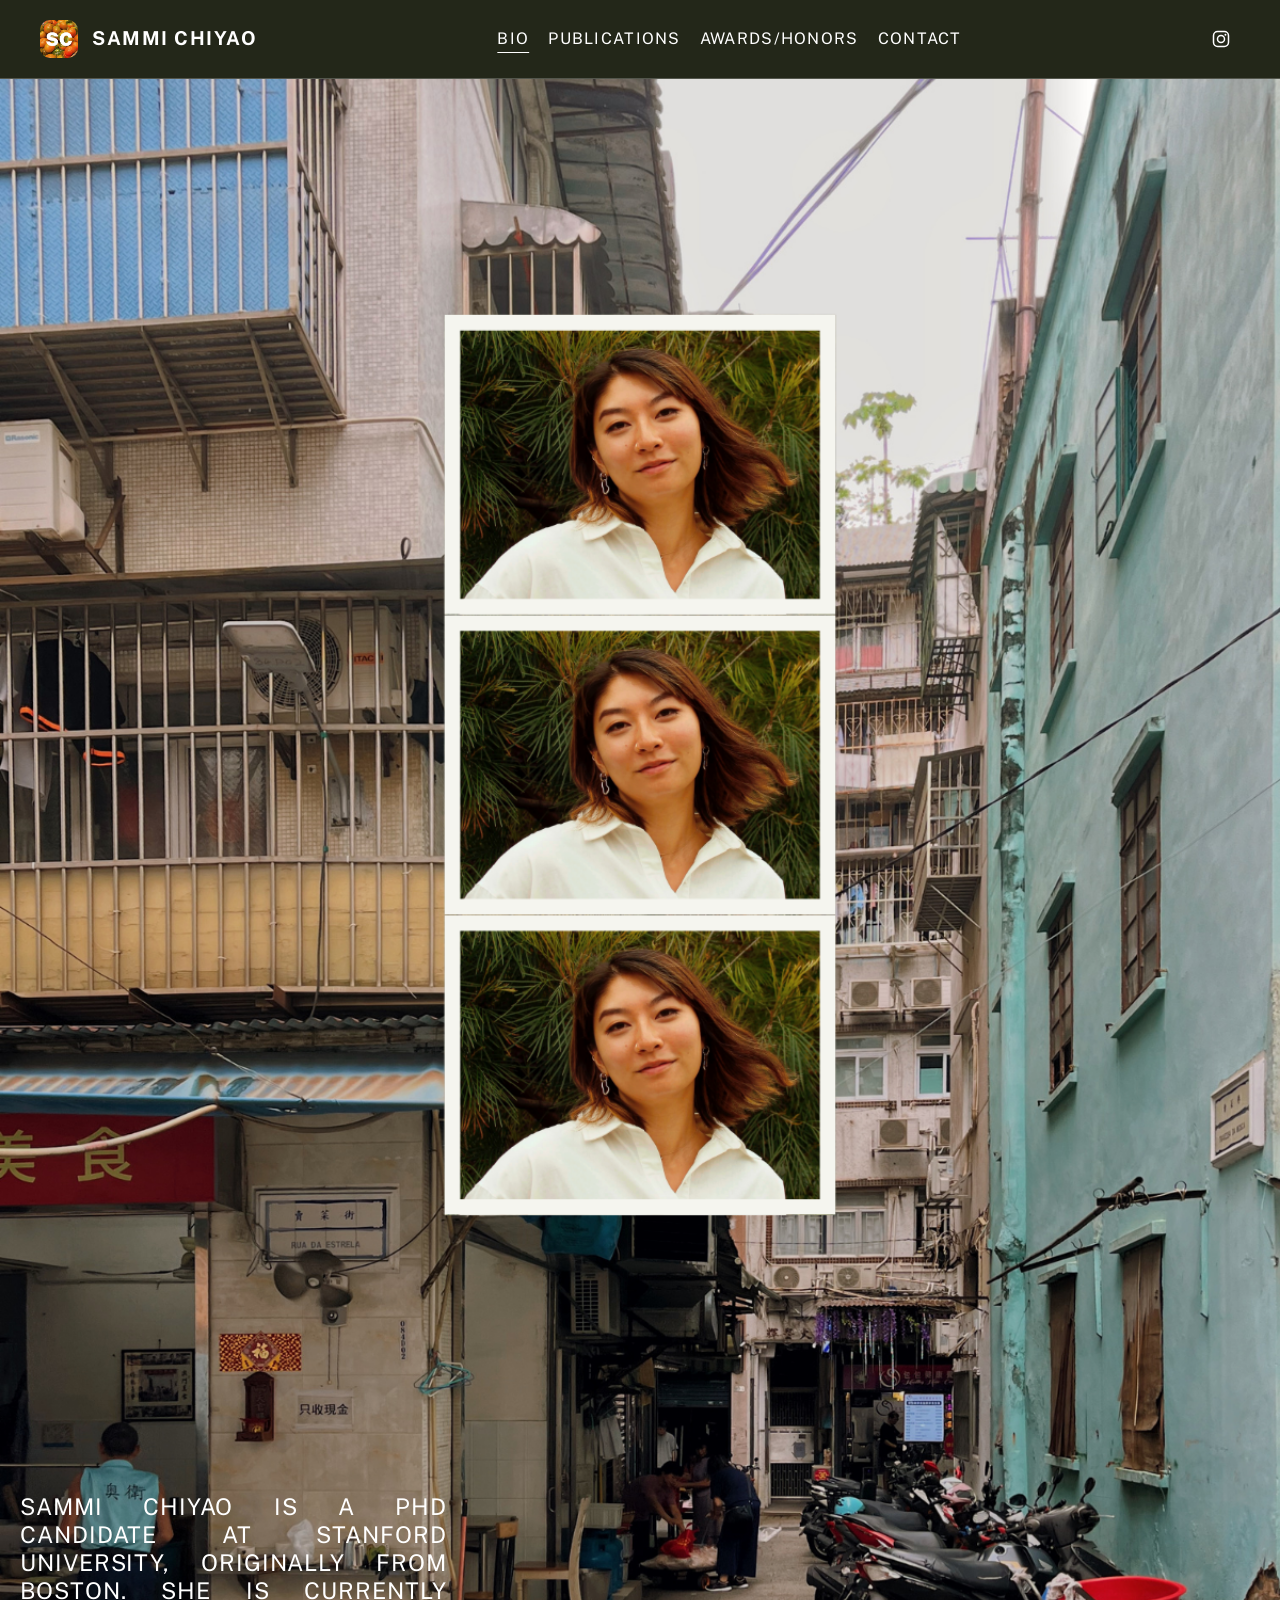
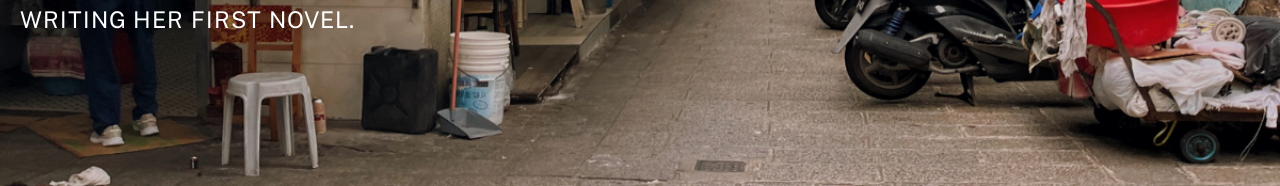
<file: index.html>
<!DOCTYPE html>
<html lang="en">
  <head>
    <meta charset="utf-8">
    <meta name="viewport" content="width=device-width, initial-scale=1">
    <title>Sammi Chiyao</title>
    <meta
      name="description"
      content="Sammi Chiyao is a PhD candidate at Stanford University, originally from Boston. She is currently writing her first novel."
    >
    <link rel="icon" href="Icon.png?v=20260426h" type="image/png">
    <link rel="shortcut icon" href="Icon.png?v=20260426h" type="image/png">
    <link rel="apple-touch-icon" href="Icon.png?v=20260426h">
    <link rel="preconnect" href="https://fonts.googleapis.com">
    <link rel="preconnect" href="https://fonts.gstatic.com" crossorigin>
    <link
      href="https://fonts.googleapis.com/css2?family=Public+Sans:wght@400;600;800&display=swap"
      rel="stylesheet"
    >
    <link rel="stylesheet" href="styles.css?v=20260426i">
  </head>
  <body>
    <div class="site-shell">
      <header class="topbar">
        <div class="topbar-inner">
          <a class="brand-link" href="/">
            <img class="brand-icon" src="Icon.png" alt="SC icon">
            <span><strong>SAMMI CHIYAO</strong></span>
          </a>
          <nav class="topnav" aria-label="Primary">
            <a class="nav-link" href="/" aria-current="page">BIO</a>
            <a class="nav-link" href="/publications">PUBLICATIONS</a>
            <a class="nav-link" href="/awards">AWARDS/HONORS</a>
            <a class="nav-link" href="/contact">CONTACT</a>
          </nav>
          <a
            class="social-link"
            href="https://www.instagram.com/sammichiyao/"
            target="_blank"
            rel="noreferrer"
            aria-label="Instagram"
          >
            <svg width="20" height="20" viewBox="0 0 24 24" fill="none" aria-hidden="true">
              <rect x="3" y="3" width="18" height="18" rx="5" stroke="currentColor" stroke-width="1.8"></rect>
              <circle cx="12" cy="12" r="4.2" stroke="currentColor" stroke-width="1.8"></circle>
              <circle cx="17.3" cy="6.8" r="1.2" fill="currentColor"></circle>
            </svg>
          </a>
        </div>
      </header>

      <main class="bio-scroll-page">
        <section class="bio-hero">
          <div class="bio-hero-media">
            <img src="biopage_notext.png" alt="Sammi Chiyao in a street scene">
          </div>
          <div class="bio-hero-copy">
            <p>
              SAMMI CHIYAO IS A PHD CANDIDATE AT STANFORD UNIVERSITY, ORIGINALLY FROM
              BOSTON. SHE IS CURRENTLY WRITING HER FIRST NOVEL.
            </p>
          </div>
        </section>
      </main>
    </div>
  </body>
  </html>
</file>
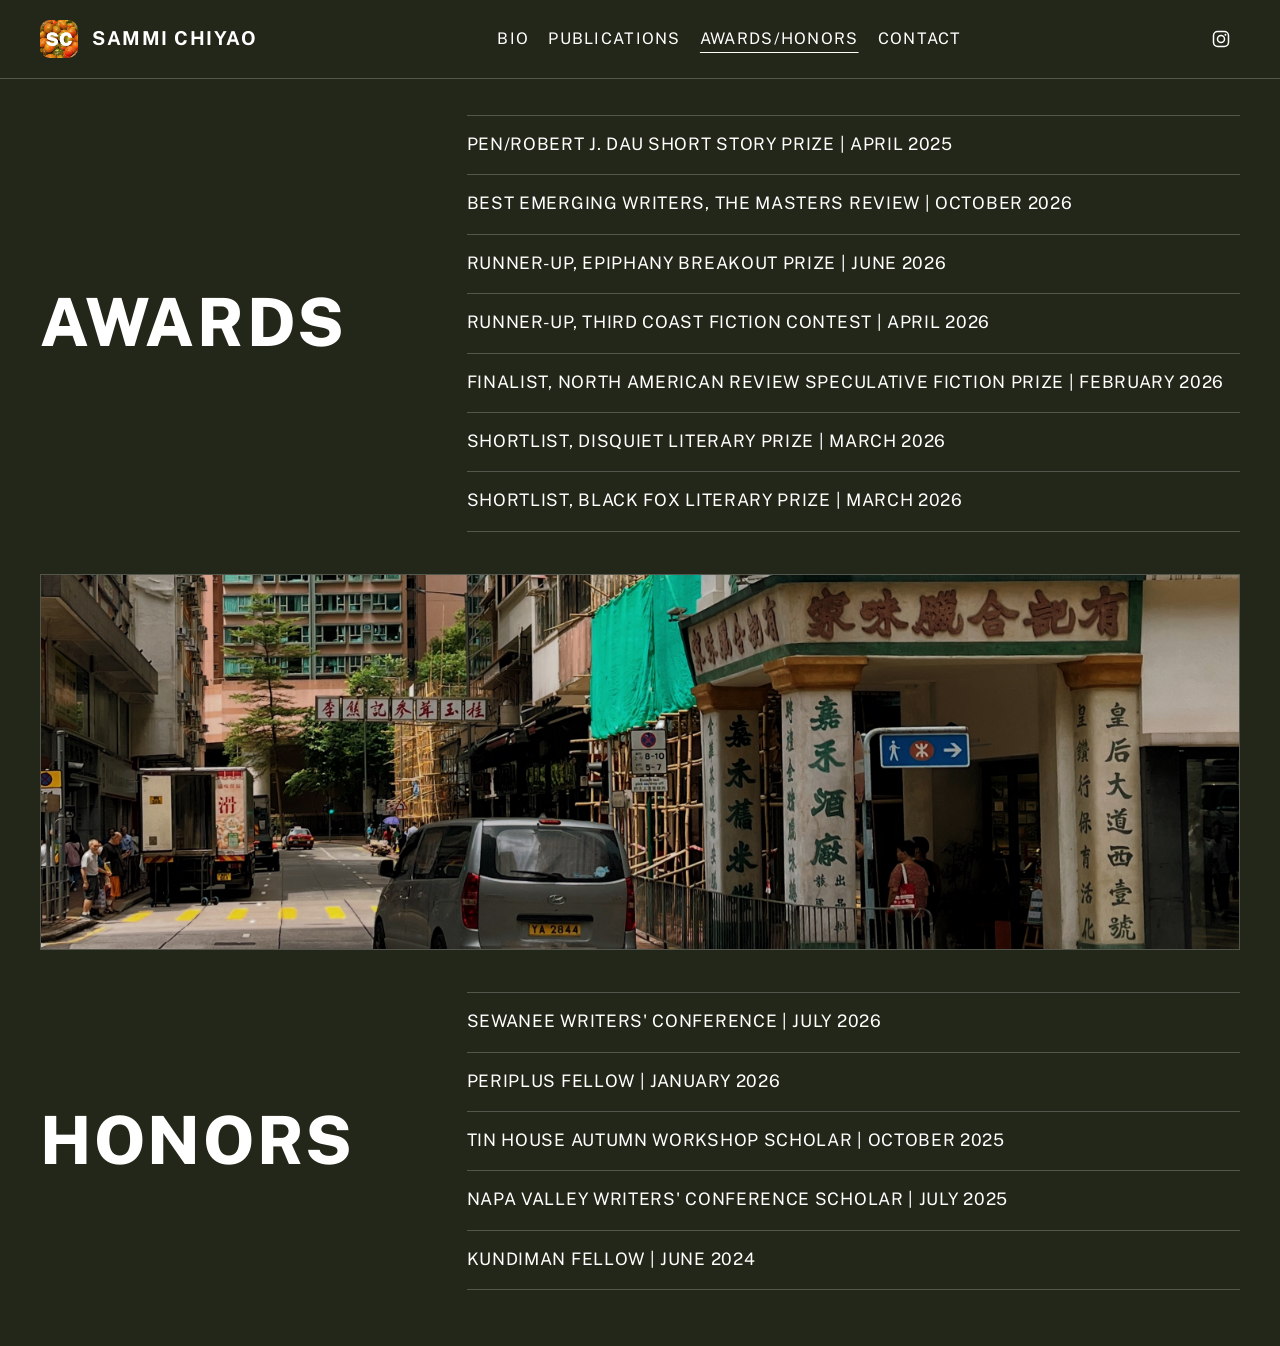
<file: awards.html>
<!DOCTYPE html>
<html lang="en">
  <head>
    <meta charset="utf-8">
    <meta name="viewport" content="width=device-width, initial-scale=1">
    <title>Awards | Sammi Chiyao</title>
    <meta name="description" content="Awards and honors for Sammi Chiyao.">
    <link rel="icon" href="Icon.png?v=20260426h" type="image/png">
    <link rel="shortcut icon" href="Icon.png?v=20260426h" type="image/png">
    <link rel="apple-touch-icon" href="Icon.png?v=20260426h">
    <link rel="preconnect" href="https://fonts.googleapis.com">
    <link rel="preconnect" href="https://fonts.gstatic.com" crossorigin>
    <link
      href="https://fonts.googleapis.com/css2?family=Public+Sans:wght@400;600;800&display=swap"
      rel="stylesheet"
    >
    <link rel="stylesheet" href="styles.css?v=20260426i">
  </head>
  <body>
    <div class="site-shell">
      <header class="topbar">
        <div class="topbar-inner">
          <a class="brand-link" href="/">
            <img class="brand-icon" src="Icon.png" alt="SC icon">
            <span><strong>SAMMI CHIYAO</strong></span>
          </a>
          <nav class="topnav" aria-label="Primary">
            <a class="nav-link" href="/">BIO</a>
            <a class="nav-link" href="/publications">PUBLICATIONS</a>
            <a class="nav-link" href="/awards" aria-current="page">AWARDS/HONORS</a>
            <a class="nav-link" href="/contact">CONTACT</a>
          </nav>
          <a
            class="social-link"
            href="https://www.instagram.com/sammichiyao/"
            target="_blank"
            rel="noreferrer"
            aria-label="Instagram"
          >
            <svg width="20" height="20" viewBox="0 0 24 24" fill="none" aria-hidden="true">
              <rect x="3" y="3" width="18" height="18" rx="5" stroke="currentColor" stroke-width="1.8"></rect>
              <circle cx="12" cy="12" r="4.2" stroke="currentColor" stroke-width="1.8"></circle>
              <circle cx="17.3" cy="6.8" r="1.2" fill="currentColor"></circle>
            </svg>
          </a>
        </div>
      </header>

      <main class="page awards-page">
        <section class="awards-section">
          <h1 class="section-label">AWARDS</h1>
          <ul class="section-items">
            <li><a href="https://pen.org/twelve-emerging-writers-to-receive-2025-pen-robert-j-dau-short-story-prize/" target="_blank" rel="noreferrer">pen/robert j. dau short story prize</a> | april 2025</li>
            <li><a href="https://mastersreview.com/anthology-finalists/" target="_blank" rel="noreferrer">Best Emerging Writers, The Masters Review</a> | October 2026</li>
            <li><a href="https://www.epiphanymagazine.org/news/announcement-2026-breakout-prize-winners" target="_blank" rel="noreferrer">runner-up, epiphany breakout prize</a> | june 2026</li>
            <li><a href="https://thirdcoastmagazine.com/2026/04/26/third-coast-contest-2026-results/" target="_blank" rel="noreferrer">runner-up, third coast fiction contest</a> | april 2026</li>
            <li><a href="https://northamericanreview.org/open-space/2026/nar-editors/winners-2026-kurt-vonnegut-speculative-fiction-prize" target="_blank" rel="noreferrer">finalist, north american review speculative fiction prize</a> | february 2026</li>
            <li><a href="https://disquietinternational.org/the-program/contests-scholarships/" target="_blank" rel="noreferrer">shortlist, disquiet literary prize</a> | march 2026</li>
            <li><a href="https://blackfoxlitmag.com/2026/03/21/results-of-our-liar-liar-prize-fall-2025/" target="_blank" rel="noreferrer">shortlist, black fox literary prize</a> | march 2026</li>
          </ul>
        </section>

        <div class="separator-photo">
          <img src="street.jpg" alt="Street scene">
        </div>

        <section class="awards-section">
          <h2 class="section-label">HONORS</h2>
          <ul class="section-items">
            <li><a href="https://sewaneewriters.org/" target="_blank" rel="noreferrer">sewanee writers' conference</a> | july 2026</li>
            <li><a href="https://lithub.com/announcing-the-2026-class-of-periplus-fellows/" target="_blank" rel="noreferrer">periplus fellow</a> | january 2026</li>
            <li><a href="https://mccormackwritingcenter.org/mccormack-writing-center-residents-and-scholars/" target="_blank" rel="noreferrer">tin house autumn workshop scholar</a> | october 2025</li>
            <li><a href="https://www.napawritersconference.org/" target="_blank" rel="noreferrer">napa valley writers' conference scholar</a> | july 2025</li>
            <li><a href="https://www.kundiman.org/fellows" target="_blank" rel="noreferrer">kundiman fellow</a> | june 2024</li>
          </ul>
        </section>
      </main>
    </div>
  </body>
  </html>
</file>
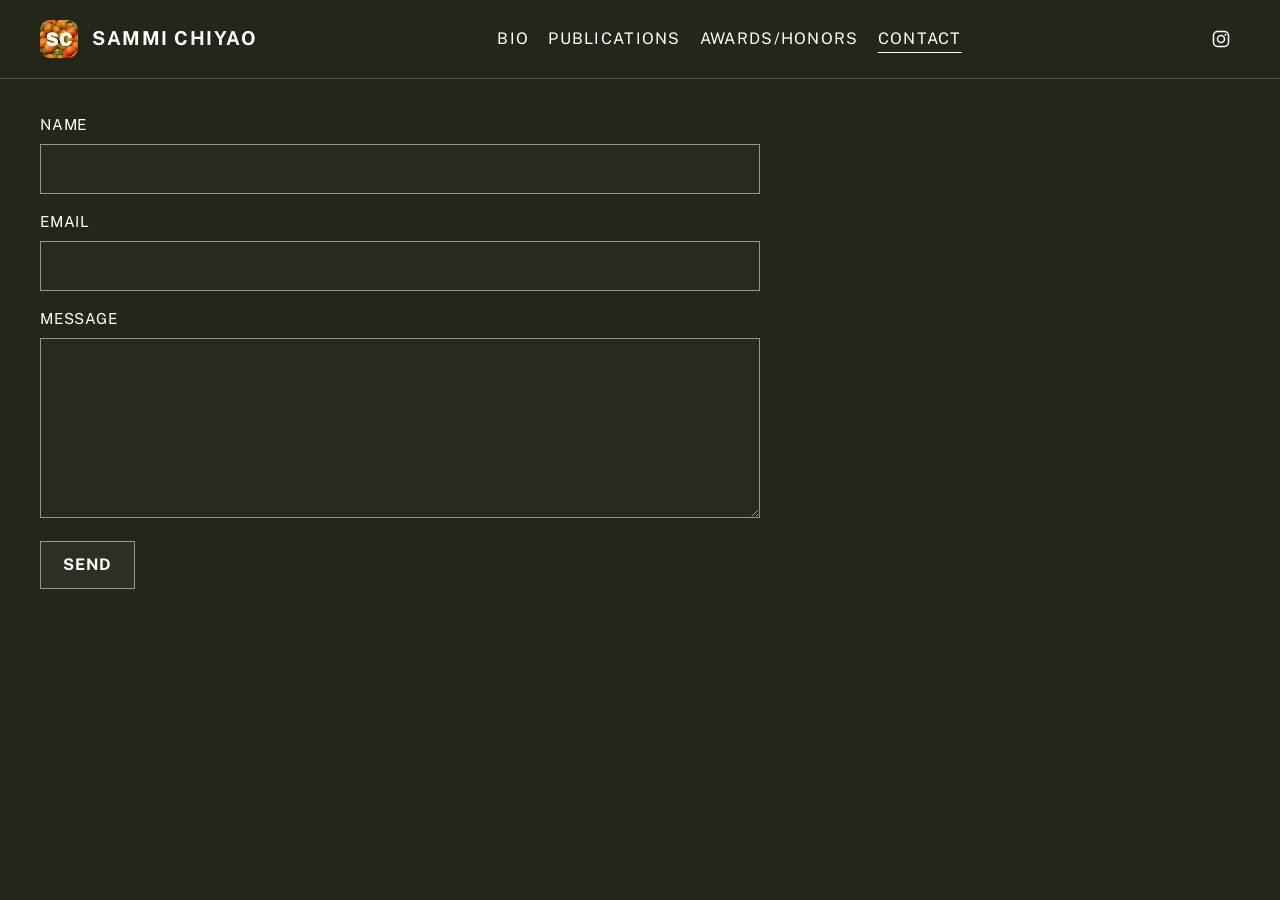
<file: contact.html>
<!DOCTYPE html>
<html lang="en">
  <head>
    <meta charset="utf-8">
    <meta name="viewport" content="width=device-width, initial-scale=1">
    <title>Contact | Sammi Chiyao</title>
    <meta name="description" content="Contact Sammi Chiyao.">
    <link rel="icon" href="Icon.png?v=20260426h" type="image/png">
    <link rel="shortcut icon" href="Icon.png?v=20260426h" type="image/png">
    <link rel="apple-touch-icon" href="Icon.png?v=20260426h">
    <link rel="preconnect" href="https://fonts.googleapis.com">
    <link rel="preconnect" href="https://fonts.gstatic.com" crossorigin>
    <link
      href="https://fonts.googleapis.com/css2?family=Public+Sans:wght@400;600;800&display=swap"
      rel="stylesheet"
    >
    <link rel="stylesheet" href="styles.css?v=20260426i">
  </head>
  <body>
    <div class="site-shell">
      <header class="topbar">
        <div class="topbar-inner">
          <a class="brand-link" href="/">
            <img class="brand-icon" src="Icon.png" alt="SC icon">
            <span><strong>SAMMI CHIYAO</strong></span>
          </a>
          <nav class="topnav" aria-label="Primary">
            <a class="nav-link" href="/">BIO</a>
            <a class="nav-link" href="/publications">PUBLICATIONS</a>
            <a class="nav-link" href="/awards">AWARDS/HONORS</a>
            <a class="nav-link" href="/contact" aria-current="page">CONTACT</a>
          </nav>
          <a
            class="social-link"
            href="https://www.instagram.com/sammichiyao/"
            target="_blank"
            rel="noreferrer"
            aria-label="Instagram"
          >
            <svg width="20" height="20" viewBox="0 0 24 24" fill="none" aria-hidden="true">
              <rect x="3" y="3" width="18" height="18" rx="5" stroke="currentColor" stroke-width="1.8"></rect>
              <circle cx="12" cy="12" r="4.2" stroke="currentColor" stroke-width="1.8"></circle>
              <circle cx="17.3" cy="6.8" r="1.2" fill="currentColor"></circle>
            </svg>
          </a>
        </div>
      </header>

      <main class="page contact-page">
        <form
          class="contact-form"
          action="https://formsubmit.co/sammichiyao@gmail.com"
          method="POST"
        >
          <input type="hidden" name="_subject" value="Website contact form">
          <input
            type="hidden"
            name="_autoresponse"
            value="Thank you for your message. This is a confirmation that your note was received through Sammi Chiyao's website. Sammi will get back to you when she can."
          >
          <input type="hidden" name="_template" value="table">
          <input type="text" name="_honey" style="display:none">
          <label>
            <span>NAME</span>
            <input type="text" name="name" required>
          </label>
          <label>
            <span>EMAIL</span>
            <input type="email" name="email" required>
          </label>
          <label>
            <span>MESSAGE</span>
            <textarea name="message" required></textarea>
          </label>
          <button type="submit">SEND</button>
        </form>
      </main>
    </div>
  </body>
  </html>
</file>
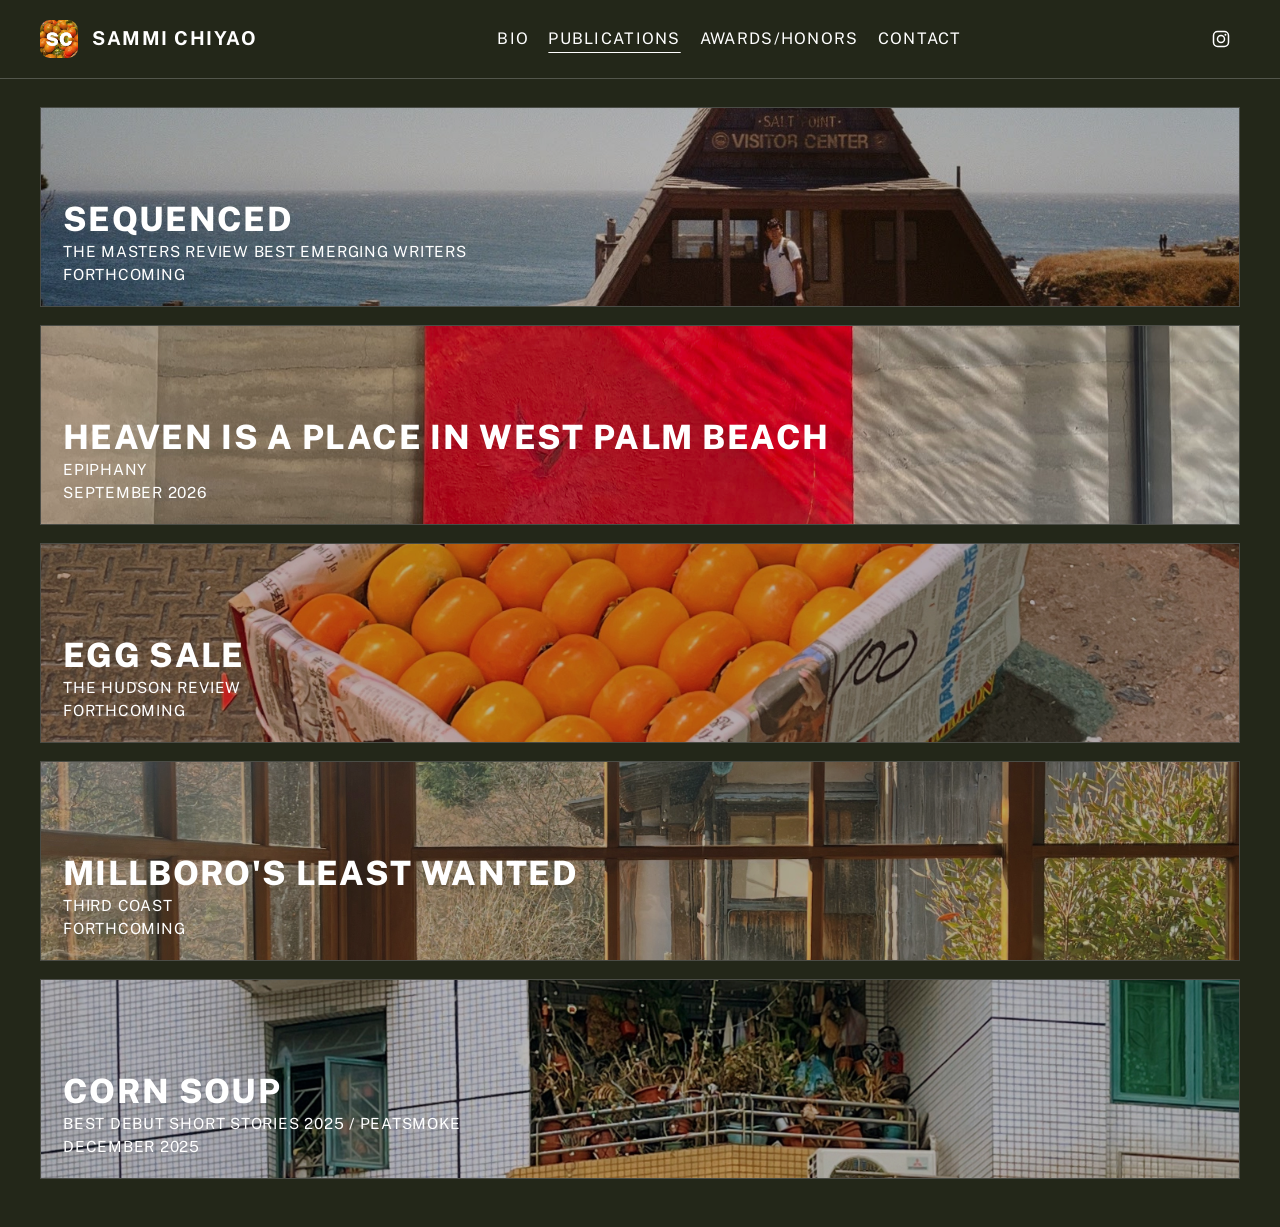
<file: publications.html>
<!DOCTYPE html>
<html lang="en">
  <head>
    <meta charset="utf-8">
    <meta name="viewport" content="width=device-width, initial-scale=1">
    <title>Publications | Sammi Chiyao</title>
    <meta name="description" content="Publications by Sammi Chiyao.">
    <link rel="icon" href="Icon.png?v=20260426h" type="image/png">
    <link rel="shortcut icon" href="Icon.png?v=20260426h" type="image/png">
    <link rel="apple-touch-icon" href="Icon.png?v=20260426h">
    <link rel="preconnect" href="https://fonts.googleapis.com">
    <link rel="preconnect" href="https://fonts.gstatic.com" crossorigin>
    <link
      href="https://fonts.googleapis.com/css2?family=Public+Sans:wght@400;600;800&display=swap"
      rel="stylesheet"
    >
    <link rel="stylesheet" href="styles.css?v=20260426i">
  </head>
  <body>
    <div class="site-shell">
      <header class="topbar">
        <div class="topbar-inner">
          <a class="brand-link" href="/">
            <img class="brand-icon" src="Icon.png" alt="SC icon">
            <span><strong>SAMMI CHIYAO</strong></span>
          </a>
          <nav class="topnav" aria-label="Primary">
            <a class="nav-link" href="/">BIO</a>
            <a class="nav-link" href="/publications" aria-current="page">PUBLICATIONS</a>
            <a class="nav-link" href="/awards">AWARDS/HONORS</a>
            <a class="nav-link" href="/contact">CONTACT</a>
          </nav>
          <a
            class="social-link"
            href="https://www.instagram.com/sammichiyao/"
            target="_blank"
            rel="noreferrer"
            aria-label="Instagram"
          >
            <svg width="20" height="20" viewBox="0 0 24 24" fill="none" aria-hidden="true">
              <rect x="3" y="3" width="18" height="18" rx="5" stroke="currentColor" stroke-width="1.8"></rect>
              <circle cx="12" cy="12" r="4.2" stroke="currentColor" stroke-width="1.8"></circle>
              <circle cx="17.3" cy="6.8" r="1.2" fill="currentColor"></circle>
            </svg>
          </a>
        </div>
      </header>

      <main class="page publications-page">
        <section class="publication-list" aria-label="Publications">
          <article class="publication-card publication-sequenced is-static">
            <a class="publication-card-hit" href="https://mastersreview.com/anthology-finalists/" target="_blank" rel="noreferrer" aria-label="Open Sequenced at The Masters Review Best Emerging Writers"></a>
            <img src="sequenced.JPG" alt="Salt Point Visitor Center overlooking the ocean">
            <div class="publication-card-content">
              <p class="publication-card-title"><a href="https://mastersreview.com/anthology-finalists/" target="_blank" rel="noreferrer">SEQUENCED</a></p>
              <p class="publication-card-meta"><a href="https://mastersreview.com/anthology-finalists/" target="_blank" rel="noreferrer">THE MASTERS REVIEW BEST EMERGING WRITERS</a></p>
              <p class="publication-card-date">FORTHCOMING</p>
            </div>
          </article>

          <article class="publication-card publication-heaven is-static">
            <a class="publication-card-hit" href="https://www.epiphanymagazine.org/features/heaven-is-a-place-in-west-palm-beach-by-sammi-chiyao" target="_blank" rel="noreferrer" aria-label="Open Heaven is a Place in West Palm Beach at Epiphany"></a>
            <img src="heavenisaplace.jpg" alt="Heaven is a Place in West Palm Beach publication image">
            <div class="publication-card-content">
              <p class="publication-card-title"><a href="https://www.epiphanymagazine.org/features/heaven-is-a-place-in-west-palm-beach-by-sammi-chiyao" target="_blank" rel="noreferrer">HEAVEN IS A PLACE IN WEST PALM BEACH</a></p>
              <p class="publication-card-meta"><a href="https://www.epiphanymagazine.org/features/heaven-is-a-place-in-west-palm-beach-by-sammi-chiyao" target="_blank" rel="noreferrer">EPIPHANY</a></p>
              <p class="publication-card-date">SEPTEMBER 2026</p>
            </div>
          </article>

          <article class="publication-card publication-egg is-static">
            <a class="publication-card-hit" href="https://hudsonreview.com/" target="_blank" rel="noreferrer" aria-label="Open Egg Sale at The Hudson Review"></a>
            <img src="eggsale.JPG" alt="Egg Sale publication image">
            <div class="publication-card-content">
              <p class="publication-card-title"><a href="https://hudsonreview.com/" target="_blank" rel="noreferrer">EGG SALE</a></p>
              <p class="publication-card-meta"><a href="https://hudsonreview.com/" target="_blank" rel="noreferrer">THE HUDSON REVIEW</a></p>
              <p class="publication-card-date">FORTHCOMING</p>
            </div>
          </article>

          <article class="publication-card publication-millboro is-static">
            <a class="publication-card-hit" href="https://thirdcoastmagazine.com/2026/04/26/third-coast-contest-2026-results/" target="_blank" rel="noreferrer" aria-label="Open Millboro's Least Wanted at Third Coast"></a>
            <img src="millborosleastwanted.JPG" alt="Millboro's Least Wanted publication image">
            <div class="publication-card-content">
              <p class="publication-card-title"><a href="https://thirdcoastmagazine.com/2026/04/26/third-coast-contest-2026-results/" target="_blank" rel="noreferrer">MILLBORO'S LEAST WANTED</a></p>
              <p class="publication-card-meta"><a href="https://thirdcoastmagazine.com/2026/04/26/third-coast-contest-2026-results/" target="_blank" rel="noreferrer">THIRD COAST</a></p>
              <p class="publication-card-date">FORTHCOMING</p>
            </div>
          </article>

          <article class="publication-card publication-corn is-static">
            <a class="publication-card-hit" href="https://books.catapult.co/books/best-debut-short-stories-2025/" target="_blank" rel="noreferrer" aria-label="Open Corn Soup at Best Debut Short Stories 2025"></a>
            <img src="cornsoup.JPG" alt="Corn Soup publication image">
            <div class="publication-card-content">
              <p class="publication-card-title">
                <a
                  href="https://books.catapult.co/books/best-debut-short-stories-2025/"
                  target="_blank"
                  rel="noreferrer"
                >
                  CORN SOUP
                </a>
              </p>
              <p class="publication-card-meta">
                <a
                  href="https://books.catapult.co/books/best-debut-short-stories-2025/"
                  target="_blank"
                  rel="noreferrer"
                >
                  BEST DEBUT SHORT STORIES 2025
                </a>
                /
                <a href="https://www.peatsmokejournal.com/fall-2024-fiction/sammi-chiyao" target="_blank" rel="noreferrer">PEATSMOKE</a>
              </p>
              <p class="publication-card-date">DECEMBER 2025</p>
            </div>
          </article>
        </section>
      </main>
    </div>
  </body>
  </html>
</file>
<file: styles.css>
:root {
  --bg: #232719;
  --white: #ffffff;
  --line: rgba(255, 255, 255, 0.22);
  --line-strong: rgba(255, 255, 255, 0.5);
  --content-width: min(1200px, calc(100vw - 40px));
  --nav-height: 78px;
}

*,
*::before,
*::after {
  box-sizing: border-box;
}

html {
  scroll-behavior: smooth;
}

body {
  margin: 0;
  min-height: 100vh;
  background: var(--bg);
  color: var(--white);
  font-family: "Public Sans", sans-serif;
  line-height: 1.35;
}

body,
.topbar,
.site-shell,
.page,
.bio-scroll-page,
.awards-page,
.publications-page,
.contact-page {
  background: var(--bg);
  color: var(--white);
}

img {
  display: block;
  max-width: 100%;
}

a {
  color: inherit;
  text-decoration: none;
}

.site-shell {
  min-height: 100vh;
  background: var(--bg);
}

.topbar {
  position: sticky;
  top: 0;
  z-index: 30;
  background: var(--bg);
  border-bottom: 1px solid var(--line);
}

.topbar-inner {
  width: var(--content-width);
  min-height: var(--nav-height);
  margin: 0 auto;
  display: grid;
  grid-template-columns: auto 1fr auto;
  align-items: center;
  gap: clamp(2rem, 3vw, 3.75rem);
}

.brand-link {
  display: inline-flex;
  align-items: center;
  gap: 14px;
  font-size: clamp(1.2rem, 1.5vw, 1.65rem);
  font-weight: 800;
  letter-spacing: 0.08em;
  text-transform: uppercase;
}

.brand-link span {
  font-weight: 800;
}

.brand-icon {
  width: 38px;
  height: 38px;
  border-radius: 10px;
}

.topnav {
  display: flex;
  justify-content: center;
  gap: clamp(0.95rem, 1.5vw, 1.4rem);
  flex-wrap: wrap;
}

.nav-link {
  font-size: clamp(1rem, 1.15vw, 1.24rem);
  font-weight: 400;
  letter-spacing: 0.08em;
  text-transform: uppercase;
}

.nav-link[aria-current="page"] {
  text-decoration: underline;
  text-underline-offset: 8px;
}

.social-link {
  width: clamp(38px, 3vw, 46px);
  height: clamp(38px, 3vw, 46px);
  display: inline-grid;
  place-items: center;
}

.page {
  width: var(--content-width);
  margin: 0 auto;
}

.bio-scroll-page {
  width: 100%;
}

.bio-hero {
  position: relative;
  width: 100%;
  background: var(--bg);
}

.bio-hero-media {
  position: relative;
  width: 100%;
}

.bio-hero-media img {
  width: 100%;
  height: auto;
  object-fit: contain;
}

.bio-hero-copy {
  position: absolute;
  left: 20px;
  right: auto;
  bottom: clamp(9.5rem, 12vh, 11rem);
  z-index: 2;
  width: min(33.333vw, 28rem);
}

.bio-hero-copy p {
  margin: 0;
  font-size: clamp(1.14rem, 1.8vw, 1.56rem);
  font-weight: 400;
  line-height: 1.22;
  letter-spacing: 0.04em;
  text-transform: uppercase;
  text-align: left;
  text-align: justify;
  text-justify: inter-word;
}

.publications-page {
  padding: 28px 0 48px;
}

.publication-list {
  display: grid;
  gap: 18px;
}

.publication-card {
  position: relative;
  display: block;
  min-height: 200px;
  overflow: hidden;
  border: 1px solid var(--line);
  background: #171a12;
}

.publication-card.is-static {
  display: block;
}

.publication-card-hit {
  position: absolute;
  inset: 0;
  z-index: 2;
}

.publication-card::before {
  content: "";
  position: absolute;
  inset: 0;
  background: rgba(0, 0, 0, 0.18);
  transition: background-color 180ms ease;
  z-index: 1;
}

.publication-card:hover::before,
.publication-card:focus-visible::before {
  background: rgba(0, 0, 0, 0.46);
}

.publication-card img {
  position: absolute;
  inset: 0;
  width: 100%;
  height: 100%;
  object-fit: cover;
}

.publication-card.publication-egg img {
  object-position: center 56%;
}

.publication-card.publication-millboro img {
  object-position: center 46%;
}

.publication-card.publication-corn img {
  object-position: center 52%;
}

.publication-card.publication-heaven img {
  object-position: center center;
}

.publication-card-content {
  position: absolute;
  left: 22px;
  right: 22px;
  bottom: 22px;
  z-index: 3;
}

.publication-card-title,
.publication-card-meta,
.publication-card-date {
  margin: 0;
  text-transform: uppercase;
}

.publication-card-title a,
.publication-card-meta a,
.publication-card-date a {
  text-decoration: none;
}

.publication-card-title a:hover,
.publication-card-meta a:hover,
.publication-card-date a:hover,
.publication-card-title a:focus-visible,
.publication-card-meta a:focus-visible,
.publication-card-date a:focus-visible {
  text-decoration: underline;
  text-underline-offset: 6px;
}

.section-items a:hover,
.section-items a:focus-visible {
  text-decoration: underline;
  text-underline-offset: 6px;
}

.publication-card-title {
  font-size: clamp(1.45rem, 2.7vw, 2.1rem);
  font-weight: 800;
  letter-spacing: 0.04em;
  line-height: 1.02;
}

.publication-card-meta,
.publication-card-date {
  margin-top: 6px;
  font-size: clamp(0.9rem, 1.2vw, 1rem);
  font-weight: 400;
  letter-spacing: 0.05em;
  line-height: 1.15;
}

.awards-page {
  padding: 36px 0 56px;
}

.awards-section {
  display: grid;
  grid-template-columns: minmax(0, 1fr) minmax(0, 2fr);
  gap: 40px;
  align-items: center;
  padding: 0;
}

.awards-section + .awards-section {
  margin-top: 42px;
}

.section-label {
  margin: 0;
  font-size: clamp(2rem, 5.2vw, 5.2rem);
  font-weight: 800;
  letter-spacing: 0.04em;
  text-transform: uppercase;
  display: flex;
  align-items: center;
  justify-content: flex-start;
}

.section-items {
  list-style: none;
  margin: 0;
  padding: 0;
  border-top: 1px solid var(--line);
}

.section-items li {
  padding: 18px 0 20px;
  margin: 0;
  border-bottom: 1px solid var(--line);
  font-size: clamp(0.84rem, 1.35vw, 1.16rem);
  font-weight: 400;
  letter-spacing: 0.04em;
  line-height: 1.18;
  text-transform: uppercase;
}

.separator-photo {
  width: 100%;
  margin: 42px 0;
  border: 1px solid var(--line);
}

.separator-photo img {
  width: 100%;
  aspect-ratio: 16 / 5;
  object-fit: cover;
  object-position: center;
}

.contact-page {
  padding: 36px 0 56px;
}

.contact-form {
  max-width: 720px;
}

.contact-form,
.contact-form label,
.contact-form span,
.contact-form button {
  color: var(--white);
  font-family: "Public Sans", sans-serif;
  text-transform: uppercase;
}

.contact-form input,
.contact-form textarea {
  color: var(--white);
  font-family: "Public Sans", sans-serif;
  text-transform: none;
}

.contact-form label {
  display: block;
  margin-bottom: 18px;
  font-size: 0.95rem;
  letter-spacing: 0.05em;
  text-transform: uppercase;
}

.contact-form span {
  display: block;
  margin-bottom: 8px;
}

.contact-form input,
.contact-form textarea {
  width: 100%;
  border: 1px solid var(--line-strong);
  background: rgba(255, 255, 255, 0.02);
  color: var(--white);
  font: inherit;
  padding: 14px 16px;
}

.contact-form textarea {
  min-height: 180px;
  resize: vertical;
}

.contact-form button {
  border: 1px solid var(--line-strong);
  background: rgba(255, 255, 255, 0.04);
  color: var(--white);
  font: inherit;
  font-weight: 700;
  letter-spacing: 0.05em;
  text-transform: uppercase;
  padding: 12px 22px;
  cursor: pointer;
}

.contact-form input::placeholder,
.contact-form textarea::placeholder {
  color: rgba(255, 255, 255, 0.66);
}

@media (max-width: 760px) {
  .awards-section {
    grid-template-columns: 1fr;
    gap: 20px;
  }

  .section-label {
    font-size: clamp(2.6rem, 10vw, 4rem);
  }
}

@media (max-width: 760px) {
  .topbar-inner {
    grid-template-columns: 1fr auto;
    grid-template-areas:
      "brand social"
      "nav nav";
    align-items: start;
    padding: 14px 0;
  }

  .brand-link {
    grid-area: brand;
  }

  .topnav {
    grid-area: nav;
    justify-content: flex-start;
    gap: 10px 14px;
  }

  .social-link {
    grid-area: social;
  }

  .bio-hero-copy {
    left: 12px;
    width: min(44vw, calc(100vw - 32px));
    bottom: clamp(6rem, 10vh, 8rem);
  }

  .publication-card {
    min-height: 180px;
  }
}

@media (max-width: 560px) {
  .page,
  .topbar-inner {
    width: min(100vw - 24px, 100%);
  }

  .brand-link {
    font-size: 0.92rem;
  }

  .nav-link {
    font-size: 0.74rem;
  }

  .bio-hero-copy {
    width: min(50vw, calc(100vw - 56px));
    bottom: clamp(1.5rem, 3vh, 3rem);
  }

  .bio-hero-copy p {
    font-size: clamp(0.72rem, 2.2vw, 0.95rem);
    line-height: 1.18;
  }
}
</file>
